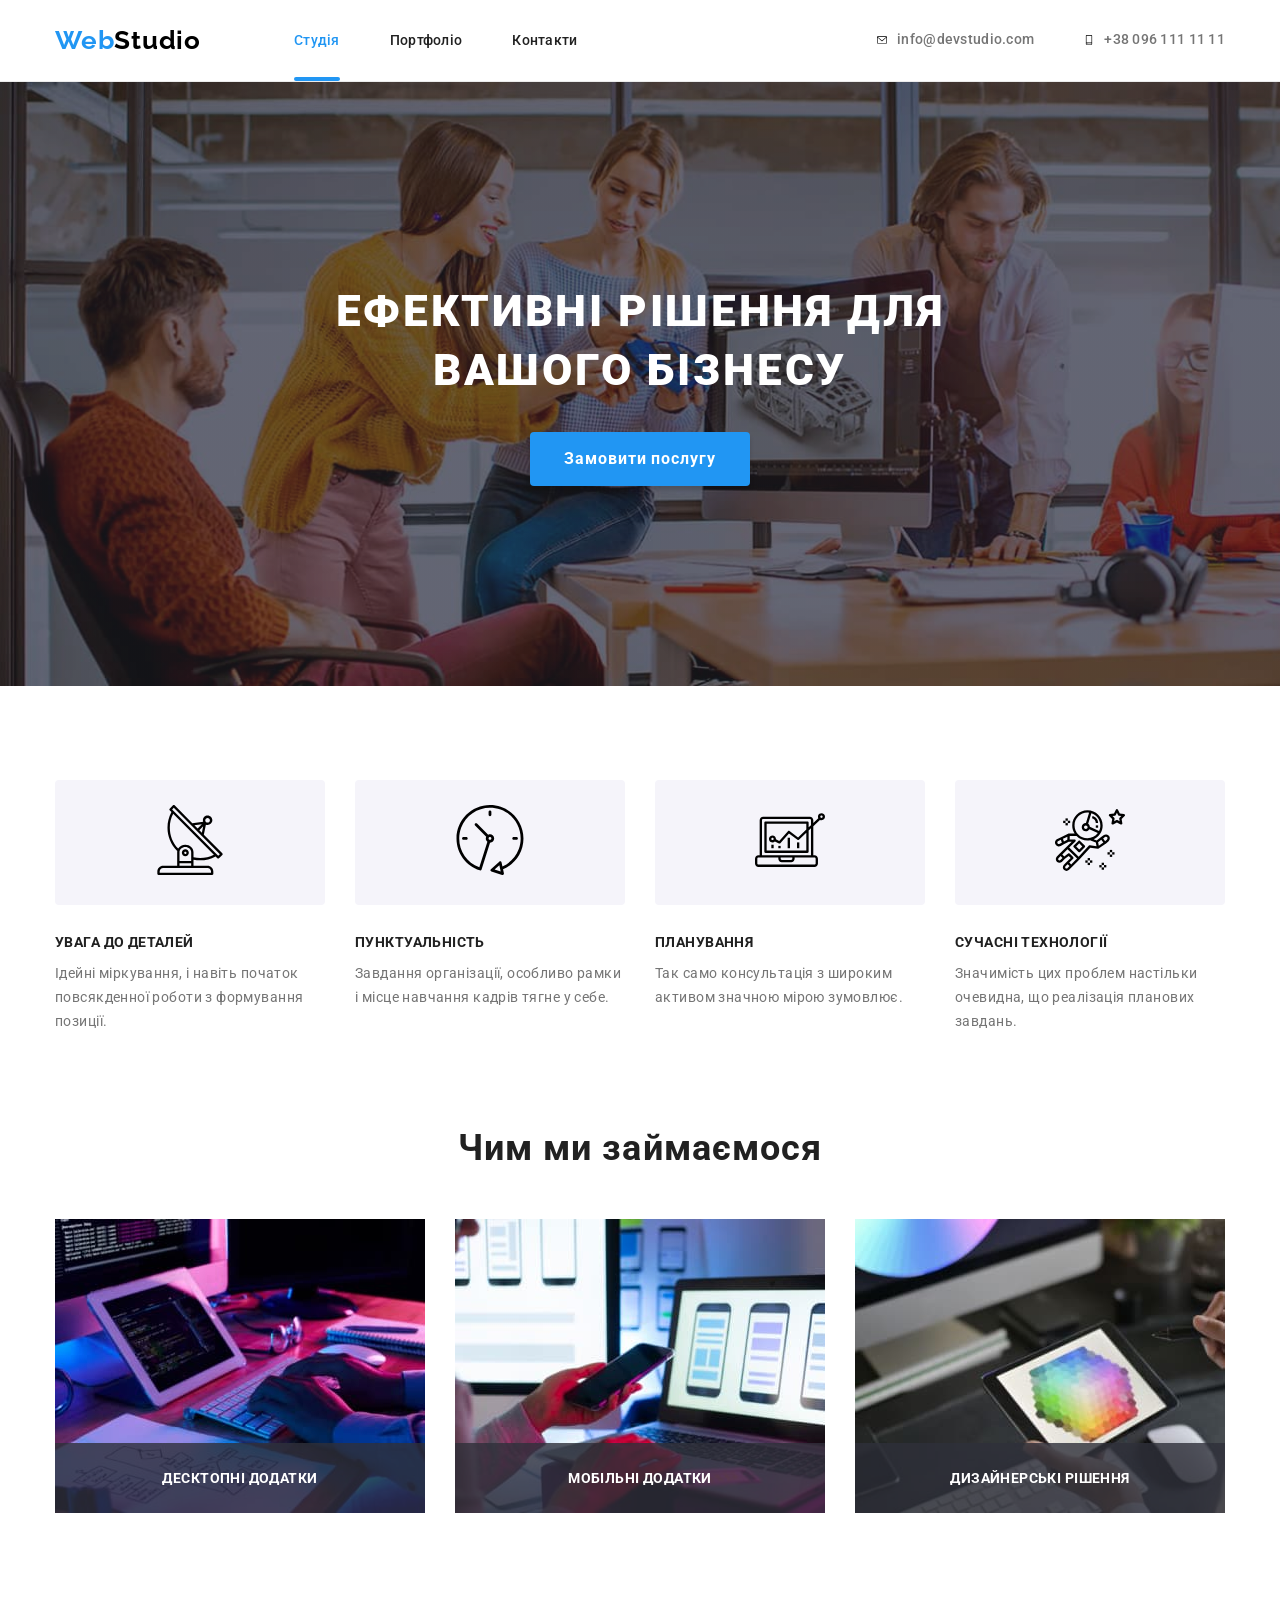
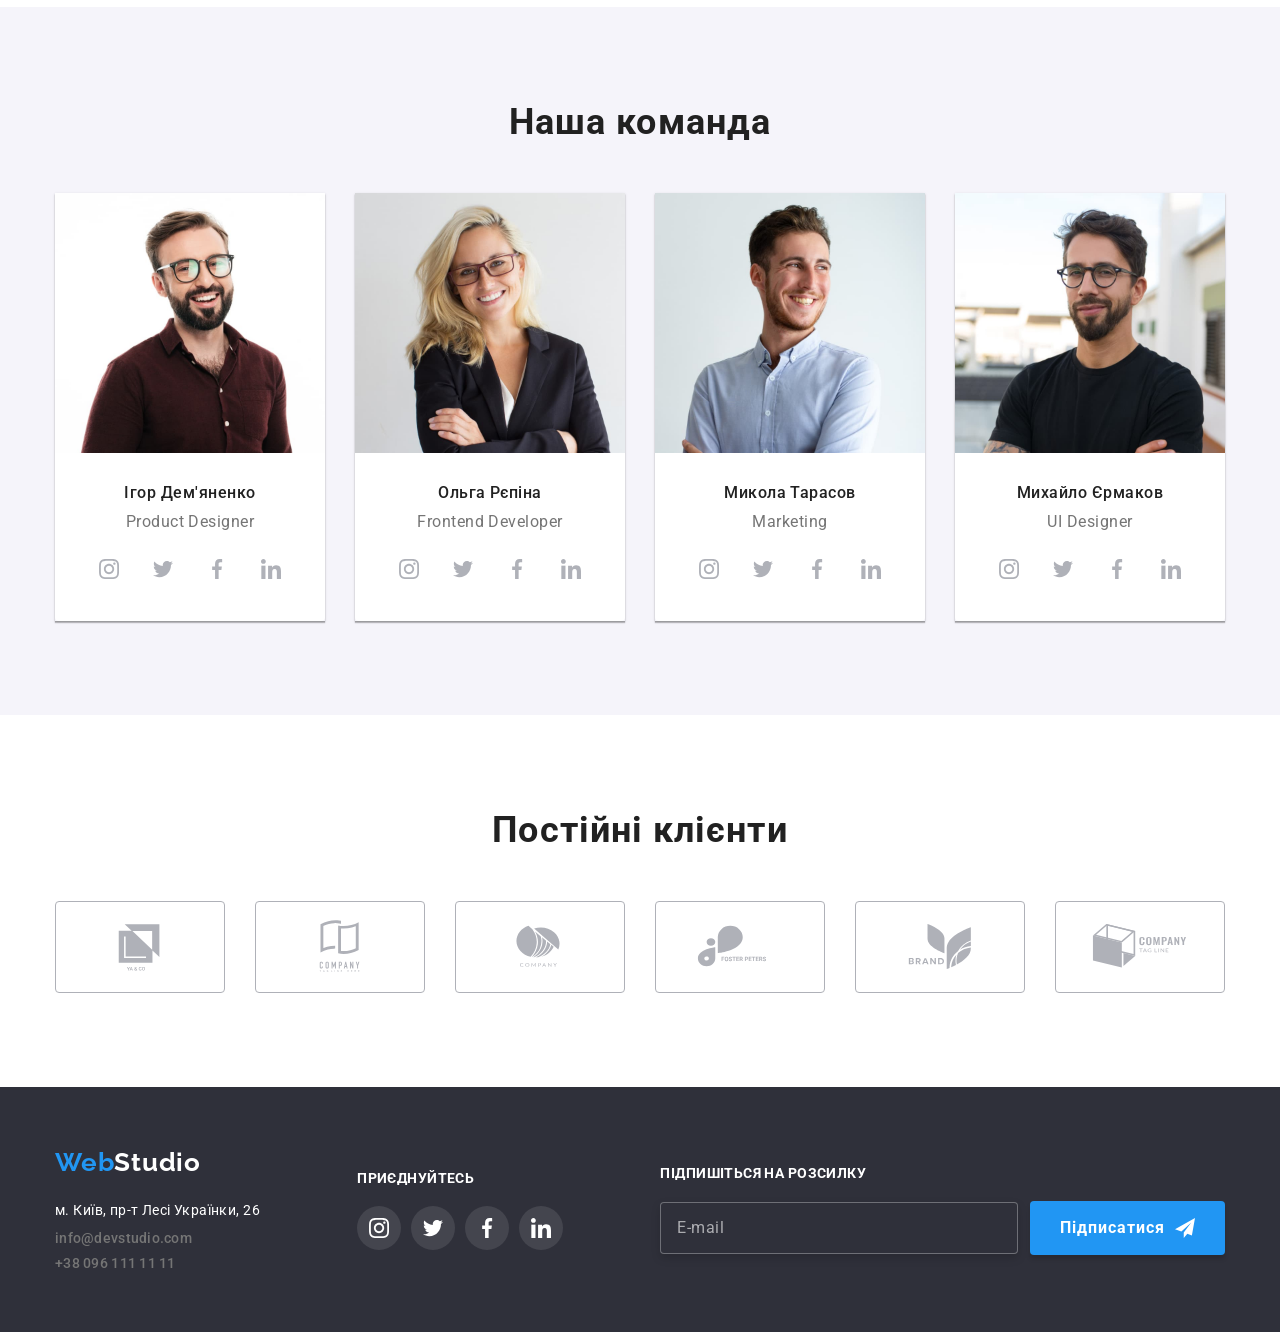
<file: index.htm>
<!DOCTYPE html>
<html lang="uk">
  <head>
    <meta charset="UTF-8" />
    <meta http-equiv="X-UA-Compatible" content="IE=edge" />
    <meta name="viewport" content="width=device-width, initial-scale=1.0" />
    <title>WebStudio</title>
    <link rel="preconnect" href="https://fonts.googleapis.com" />
    <link rel="preconnect" href="https://fonts.gstatic.com" crossorigin />
    <link
      href="https://fonts.googleapis.com/css2?family=Raleway:wght@700&family=Roboto:wght@400;500;700;900&display=swap"
      rel="stylesheet"
    />
    <link
      rel="stylesheet"
      href="https://cdnjs.cloudflare.com/ajax/libs/modern-normalize/1.1.0/modern-normalize.min.css"
      integrity="sha512-wpPYUAdjBVSE4KJnH1VR1HeZfpl1ub8YT/NKx4PuQ5NmX2tKuGu6U/JRp5y+Y8XG2tV+wKQpNHVUX03MfMFn9Q=="
      crossorigin="anonymous"
      referrerpolicy="no-referrer"
    />
    <link rel="stylesheet" href="./css/main.min.css" />
  </head>
  <body>
    <!-- ========== Heder ========== -->
    <header class="page-header">
      <div class="container page-header__container">
        <nav class="page-nav">
          <a class="link logo" href="./index.htm"
            >Web<span class="logo__text logo__text_color">Studio</span></a
          >
          <ul class="menu list">
            <li class="menu__item">
              <a class="menu__link menu__link_current link" href="./index.htm"
                >Студія</a
              >
            </li>
            <li class="menu__item">
              <a class="menu__link link" href="./portfolio.htm">Портфоліо</a>
            </li>
            <li class="menu__item">
              <a class="menu__link link" href="">Контакти</a>
            </li>
          </ul>
        </nav>
        <ul class="list contacts-list">
          <li class="contacts-list__item">
            <a
              class="contacts-list__link link"
              href="mailto:info@devstudio.com"
            >
              <svg class="contacts-list__icon" width="10" height="16">
                <use href="./images/sprite.svg#icon-envelope"></use>
              </svg>
              info@devstudio.com</a
            >
          </li>
          <li class="contacts-list__item">
            <a class="contacts-list__link link" href="tel:+380961111111">
              <svg class="contacts-list__icon" width="10" height="16">
                <use href="./images/sprite.svg#icon-smartphone"></use>
              </svg>
              +38 096 111 11 11</a
            >
          </li>
        </ul>
      </div>
    </header>
    <main>
      <!-- ========== Hero ========== -->
      <section class="hero section">
        <div class="cotainer">
          <h1 class="main-title">
            Ефективні рішення для <br />
            вашого бізнесу
          </h1>
          <button class="modal-btn" type="button" data-modal-open>
            Замовити послугу
          </button>
        </div>
      </section>
      <!-- ========== Features ========== -->
      <section class="section">
        <div class="container">
          <h2 class="visually-hidden">Особливості</h2>
          <ul class="list features-list">
            <li class="features-list__item">
              <div class="features-list__icon">
                <svg
                  class="features-list__icon-antenna"
                  width="70px"
                  height="70px"
                >
                  <use href="./images/sprite.svg#icon-antenna"></use>
                </svg>
              </div>
              <h3 class="features-list__subtitle text-color-theme-light">
                УВАГА ДО ДЕТАЛЕЙ
              </h3>
              <p class="features-list__text">
                Ідейні міркування, і навіть початок повсякденної роботи з
                формування позиції.
              </p>
            </li>
            <li class="features-list__item">
              <div class="features-list__icon">
                <svg
                  class="features-list__icon-clock"
                  width="70px"
                  height="70px"
                >
                  <use href="./images/sprite.svg#icon-clock"></use>
                </svg>
              </div>
              <h3 class="features-list__subtitle text-color-theme-light">
                ПУНКТУАЛЬНІСТЬ
              </h3>
              <p class="features-list__text">
                Завдання організації, особливо рамки і місце навчання кадрів
                тягне у себе.
              </p>
            </li>
            <li class="features-list__item">
              <div class="features-list__icon">
                <svg
                  class="features-list__icon-diagram"
                  width="70px"
                  height="70px"
                >
                  <use href="./images/sprite.svg#icon-diagram"></use>
                </svg>
              </div>
              <h3 class="features-list__subtitle text-color-theme-light">
                ПЛАНУВАННЯ
              </h3>
              <p class="features-list__text">
                Так само консультація з широким активом значною мірою зумовлює.
              </p>
            </li>
            <li class="features-list__item">
              <div class="features-list__icon">
                <svg
                  class="features-list__icon-astronaut"
                  width="70px"
                  height="70px"
                >
                  <use href="./images/sprite.svg#icon-astronaut"></use>
                </svg>
              </div>
              <h3 class="features-list__subtitle text-color-theme-light">
                СУЧАСНІ ТЕХНОЛОГІЇ
              </h3>
              <p class="features-list__text">
                Значимість цих проблем настільки очевидна, що реалізація
                планових завдань.
              </p>
            </li>
          </ul>
        </div>
      </section>
      <!-- ========== Work ========== -->
      <section class="work section">
        <div class="container">
          <h2 class="title text-color-theme-light">Чим ми займаємося</h2>
          <ul class="list flex-list">
            <li class="work-item">
              <img
                src="./images/main-page/img1.jpg"
                alt="Людина пише код на клавіатурі"
                width="370"
              />
              <p class="row-work">Десктопні додатки</p>
            </li>
            <li class="work-item">
              <img
                src="./images/main-page/img2.jpg"
                alt="Людина тестує верстку"
                width="370"
              />
              <p class="row-work">Мобільні додатки</p>
            </li>
            <li class="work-item">
              <img
                src="./images/main-page/img3.jpg"
                alt="Людина вибирає колір з палітри кольорів"
                width="370"
              />
              <p class="row-work">Дизайнерські рішення</p>
            </li>
          </ul>
        </div>
      </section>
      <!-- ========== Team ========== -->
      <section class="section section-team">
        <div class="container">
          <h2 class="title text-color-theme-light">Наша команда</h2>
          <ul class="list flex-list">
            <li class="team-item">
              <img
                src="./images/main-page/img4.jpg"
                alt="Портрет ИІгор Дем'яненко"
                width="270"
              />
              <div class="team-card-content">
                <h3 class="team-subtitle text-color-theme-light">
                  Ігор Дем'яненко
                </h3>
                <p class="team-text" lang="en">Product Designer</p>
                <ul class="social-list list">
                  <li class="social-list-item">
                    <a href="" class="social-list-link">
                      <svg class="social-list-icon" width="20px" height="20px">
                        <use href="./images/sprite.svg#icon-instagram"></use>
                      </svg>
                    </a>
                  </li>
                  <li class="social-list-item">
                    <a href="" class="social-list-link">
                      <svg class="social-list-icon" width="20px" height="20px">
                        <use href="./images/sprite.svg#icon-twitter"></use>
                      </svg>
                    </a>
                  </li>
                  <li class="social-list-item">
                    <a href="" class="social-list-link">
                      <svg class="social-list-icon" width="20px" height="20px">
                        <use href="./images/sprite.svg#icon-facebook"></use>
                      </svg>
                    </a>
                  </li>
                  <li class="social-list-item">
                    <a href="" class="social-list-link">
                      <svg class="social-list-icon" width="20px" height="20px">
                        <use href="./images/sprite.svg#icon-linkedin"></use>
                      </svg>
                    </a>
                  </li>
                </ul>
              </div>
            </li>
            <li class="team-item">
              <img
                src="./images/main-page/img5.jpg"
                alt="Портрет Ольга Рєпіна"
                width="270"
              />
              <div class="team-card-content">
                <h3 class="team-subtitle text-color-theme-light">
                  Ольга Рєпіна
                </h3>
                <p class="team-text" lang="en">Frontend Developer</p>
                <ul class="social-list list">
                  <li class="social-list-item">
                    <a href="" class="social-list-link">
                      <svg class="social-list-icon" width="20px" height="20px">
                        <use href="./images/sprite.svg#icon-instagram"></use>
                      </svg>
                    </a>
                  </li>
                  <li class="social-list-item">
                    <a href="" class="social-list-link">
                      <svg class="social-list-icon" width="20px" height="20px">
                        <use href="./images/sprite.svg#icon-twitter"></use>
                      </svg>
                    </a>
                  </li>
                  <li class="social-list-item">
                    <a href="" class="social-list-link">
                      <svg class="social-list-icon" width="20px" height="20px">
                        <use href="./images/sprite.svg#icon-facebook"></use>
                      </svg>
                    </a>
                  </li>
                  <li class="social-list-item">
                    <a href="" class="social-list-link">
                      <svg class="social-list-icon" width="20px" height="20px">
                        <use href="./images/sprite.svg#icon-linkedin"></use>
                      </svg>
                    </a>
                  </li>
                </ul>
              </div>
            </li>
            <li class="team-item">
              <img
                src="./images/main-page/img6.jpg"
                alt="Портрет Микола Тарасов"
                width="270"
              />
              <div class="team-card-content">
                <h3 class="team-subtitle text-color-theme-light">
                  Микола Тарасов
                </h3>
                <p class="team-text" lang="en">Marketing</p>
                <ul class="social-list list">
                  <li class="social-list-item">
                    <a href="" class="social-list-link">
                      <svg class="social-list-icon" width="20px" height="20px">
                        <use href="./images/sprite.svg#icon-instagram"></use>
                      </svg>
                    </a>
                  </li>
                  <li class="social-list-item">
                    <a href="" class="social-list-link">
                      <svg class="social-list-icon" width="20px" height="20px">
                        <use href="./images/sprite.svg#icon-twitter"></use>
                      </svg>
                    </a>
                  </li>
                  <li class="social-list-item">
                    <a href="" class="social-list-link">
                      <svg class="social-list-icon" width="20px" height="20px">
                        <use href="./images/sprite.svg#icon-facebook"></use>
                      </svg>
                    </a>
                  </li>
                  <li class="social-list-item">
                    <a href="" class="social-list-link">
                      <svg class="social-list-icon" width="20px" height="20px">
                        <use href="./images/sprite.svg#icon-linkedin"></use>
                      </svg>
                    </a>
                  </li>
                </ul>
              </div>
            </li>
            <li class="team-item">
              <img
                src="./images/main-page/img7.jpg"
                alt="Портрет Михайло Єрмаков"
                width="270"
              />
              <div class="team-card-content">
                <h3 class="team-subtitle text-color-theme-light">
                  Михайло Єрмаков
                </h3>
                <p class="team-text" lang="en">UI Designer</p>
                <ul class="social-list list">
                  <li class="social-list-item">
                    <a href="" class="social-list-link">
                      <svg class="social-list-icon" width="20px" height="20px">
                        <use href="./images/sprite.svg#icon-instagram"></use>
                      </svg>
                    </a>
                  </li>
                  <li class="social-list-item">
                    <a href="" class="social-list-link">
                      <svg class="social-list-icon" width="20px" height="20px">
                        <use href="./images/sprite.svg#icon-twitter"></use>
                      </svg>
                    </a>
                  </li>
                  <li class="social-list-item">
                    <a href="" class="social-list-link">
                      <svg class="social-list-icon" width="20px" height="20px">
                        <use href="./images/sprite.svg#icon-facebook"></use>
                      </svg>
                    </a>
                  </li>
                  <li class="social-list-item">
                    <a href="" class="social-list-link">
                      <svg class="social-list-icon" width="20px" height="20px">
                        <use href="./images/sprite.svg#icon-linkedin"></use>
                      </svg>
                    </a>
                  </li>
                </ul>
              </div>
            </li>
          </ul>
        </div>
      </section>
      <!-- ========== Clients ========== -->
      <section class="section">
        <div class="container">
          <h2 class="title text-color-theme-light">Постійні клієнти</h2>
          <ul class="clients list">
            <li class="client-list">
              <a href="" class="client-list-link">
                <svg class="client-list-icon" width="106px" height="60px">
                  <use href="./images/sprite.svg#icon-company1"></use>
                </svg>
              </a>
            </li>
            <li class="client-list">
              <a href="" class="client-list-link">
                <svg class="client-list-icon" width="106px" height="60px">
                  <use href="./images/sprite.svg#icon-company2"></use>
                </svg>
              </a>
            </li>
            <li class="client-list">
              <a href="" class="client-list-link">
                <svg class="client-list-icon" width="106px" height="60px">
                  <use href="./images/sprite.svg#icon-company3"></use>
                </svg>
              </a>
            </li>
            <li class="client-list">
              <a href="" class="client-list-link">
                <svg class="client-list-icon" width="106px" height="60px">
                  <use href="./images/sprite.svg#icon-company4"></use>
                </svg>
              </a>
            </li>
            <li class="client-list">
              <a href="" class="client-list-link">
                <svg class="client-list-icon" width="106px" height="60px">
                  <use href="./images/sprite.svg#icon-company5"></use>
                </svg>
              </a>
            </li>
            <li class="client-list">
              <a href="" class="client-list-link">
                <svg class="client-list-icon" width="106px" height="60px">
                  <use href="./images/sprite.svg#icon-company6"></use>
                </svg>
              </a>
            </li>
          </ul>
        </div>
      </section>
    </main>
    <!-- ========== Footer ========== -->
    <footer class="footer">
      <div class="container footer__container">
        <div class="footer-wrap">
          <a class="link logo footer__logo" href="index.htm"
            >Web<span class="logo__text logo__text_color_footer"
              >Studio</span
            ></a
          >
          <address class="address">
            <ul class="list">
              <li class="address__item">
                <a
                  class="link address__link"
                  href="https://goo.gl/maps/fsub52RNhxcqtSha8"
                  target="_blank"
                  rel="noopener noreferrer"
                >
                  м. Київ, пр-т Лесі Українки, 26</a
                >
              </li>
              <li class="contacts-list footer__contacts-list">
                <a
                  class="contacts-list__link link contacts-list__link_color_footer"
                  href="mailto:info@devstudio.com"
                  >info@devstudio.com</a
                >
              </li>
              <li class="contacts-list footer__contacts-list">
                <a
                  class="contacts-list__link link contacts-list__link_color_footer"
                  href="tel:+380961111111"
                  >+38 096 111 11 11</a
                >
              </li>
            </ul>
          </address>
        </div>
        <div>
          <p class="footer-text">Приєднуйтесь</p>
          <ul class="list footer-social-list">
            <li class="footer-social-item">
              <a href="" class="footer-icon-link">
                <svg class="footer-social-link-icon" width="20px" height="20px">
                  <use href="./images/sprite.svg#icon-instagram"></use>
                </svg>
              </a>
            </li>
            <li class="footer-social-item">
              <a href="" class="footer-icon-link">
                <svg class="footer-social-link-icon" width="20px" height="20px">
                  <use href="./images/sprite.svg#icon-twitter"></use>
                </svg>
              </a>
            </li>
            <li class="footer-social-item">
              <a href="" class="footer-icon-link">
                <svg class="footer-social-link-icon" width="20px" height="20px">
                  <use href="./images/sprite.svg#icon-facebook"></use>
                </svg>
              </a>
            </li>
            <li class="footer-social-item">
              <a href="" class="footer-icon-link">
                <svg class="footer-social-link-icon" width="20px" height="20px">
                  <use href="./images/sprite.svg#icon-linkedin"></use>
                </svg>
              </a>
            </li>
          </ul>
        </div>
        <div class="footer-mailing">
          <p class="footer-text">Підпишіться на розсилку</p>
          <form class="footer-form">
            <label>
              <input
                class="footer-form-input"
                type="email"
                name="email"
                placeholder="E-mail"
                pattern="[a-z0-9._%+-]+@[a-z0-9.-]+\.[a-z]{2,4}$"
                title="example@gmail.com"
              />
            </label>
            <button type="submit" class="footer-form-btn">
              <span> Підписатися </span>
              <svg class="footer-social-link-icon" width="20px" height="20px">
                <use href="./images/sprite.svg#icon-telegram"></use>
              </svg>
            </button>
          </form>
        </div>
      </div>
    </footer>
    <!-- ========== modal window ========== -->
    <div class="backdrop is-hidden" data-modal>
      <div class="modal">
        <button type="button" class="modal-close-btn" data-modal-close>
          <svg class="modal-close-btn-icon" width="18" height="18">
            <use href="./images/sprite.svg#close-modal"></use>
          </svg>
        </button>
        <p class="modal-text">Залиште свої дані, ми вам передзвонимо</p>
        <form class="modal-form">
          <label class="modal-form-field">
            <span class="label-text">Ім'я</span>
            <span class="modal-form-input-wrapper">
              <input
                type="text"
                name="user_name"
                class="modal-form-input"
                required
                pattern="[a-zA-Zа-яА-Я]+"
                minlength="2"
              />

              <svg class="modal-form-input-icon" width="18" height="18">
                <use href="./images/sprite.svg#icon-person"></use>
              </svg>
            </span>
          </label>
          <label class="modal-form-field">
            <span class="label-text">Телефон</span>
            <span class="modal-form-input-wrapper">
              <input
                type="tel"
                name="user_phone"
                class="modal-form-input"
                required
                pattern="[0-9]{3}-[0-9]{3}-[0-9]{2}-[0-9]{2}"
                title="xxx-xxx-xx-xx"
              />
              <svg class="modal-form-input-icon" width="18" height="18">
                <use href="./images/sprite.svg#icon-phone"></use>
              </svg>
            </span>
          </label>
          <label class="modal-form-field">
            <span class="label-text">Пошта</span>
            <span class="modal-form-input-wrapper">
              <input
                type="email"
                name="user_email"
                class="modal-form-input"
                pattern="[a-z0-9._%+-]+@[a-z0-9.-]+\.[a-z]{2,4}$"
                title="example@gmail.com"
              />
              <svg class="modal-form-input-icon" width="18" height="18">
                <use href="./images/sprite.svg#icon-email"></use>
              </svg>
            </span>
          </label>
          <label class="modal-form-field">
            <span class="label-text">Коментар</span>
            <textarea
              name="user_messager"
              class="modal-form-message"
              placeholder="Введіть текст"
            ></textarea>
          </label>

          <label class="modal-form-check-desc">
            <input
              type="checkbox"
              name="user_policy"
              class="modal-form-check visually-hidden"
            />
            <svg class="modal-form-check-icon" width="16" height="15">
              <use href="./images/sprite.svg#icon-check"></use>
            </svg>
            <span class="user-policy-text"
              >Погоджуюся з розсилкою та приймаю&nbsp;
            </span>
            <a href="" class="link-user-policy">Умови договору</a>
          </label>
          <button type="submit" class="modal-form-submit">Відправити</button>
        </form>
      </div>
    </div>

    <script src="./js/modal.js"></script>
  </body>
</html>
</file>
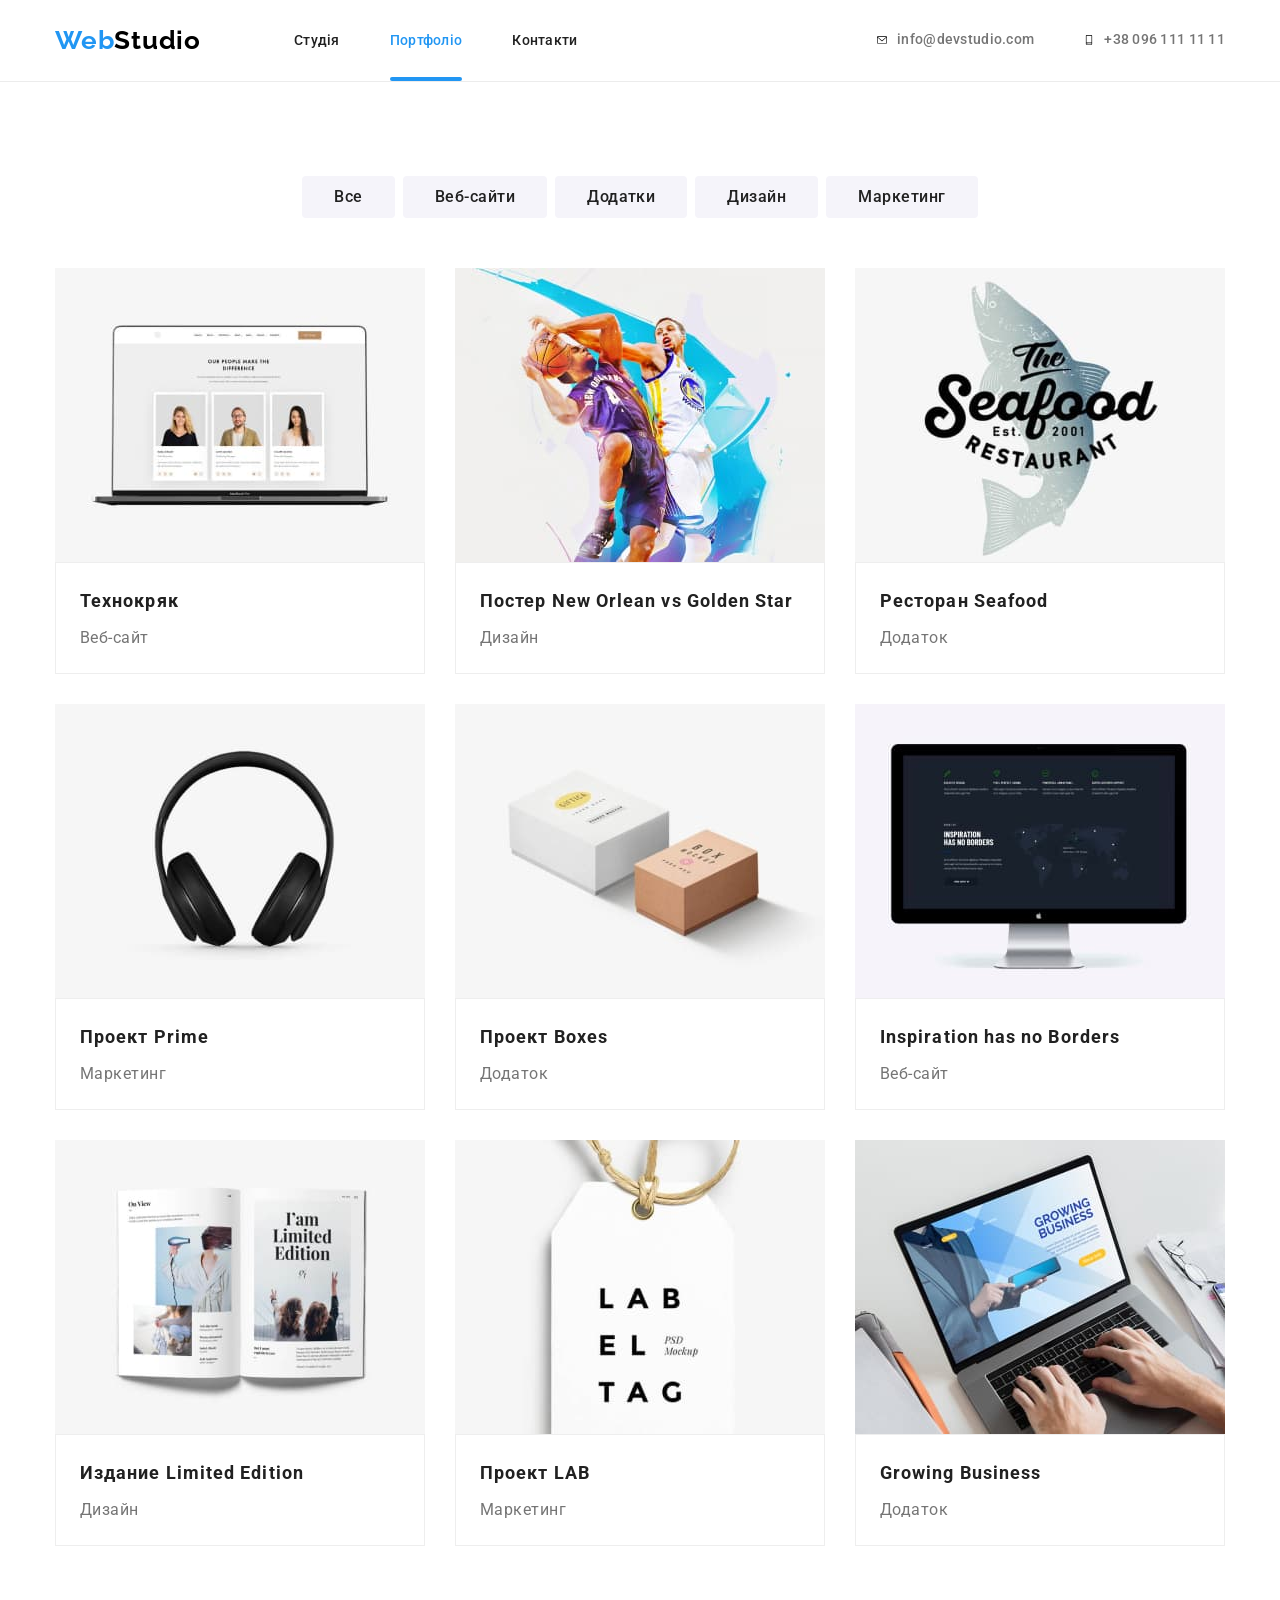
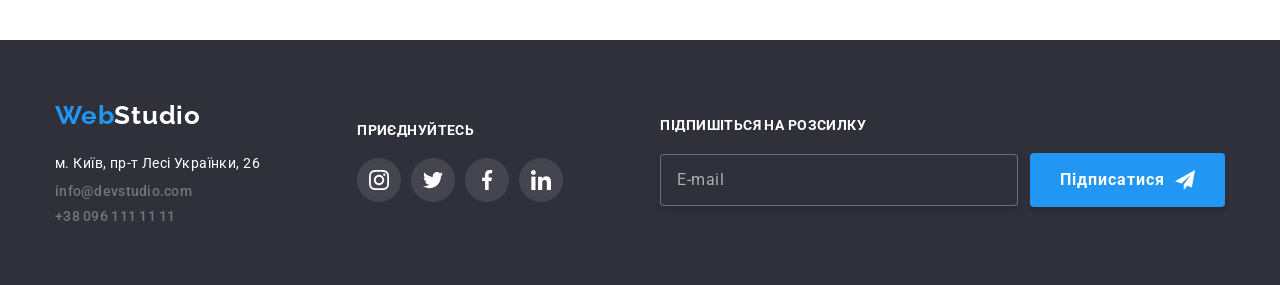
<file: portfolio.htm>
<!DOCTYPE html>
<html lang="uk">
  <head>
    <meta charset="UTF-8" />
    <meta http-equiv="X-UA-Compatible" content="IE=edge" />
    <meta name="viewport" content="width=device-width, initial-scale=1.0" />
    <title>WebStudio</title>
    <link rel="preconnect" href="https://fonts.googleapis.com" />
    <link rel="preconnect" href="https://fonts.gstatic.com" crossorigin />
    <link
      href="https://fonts.googleapis.com/css2?family=Raleway:wght@700&family=Roboto:wght@400;500;700;900&display=swap"
      rel="stylesheet"
    />
    <link
      rel="stylesheet"
      href="https://cdnjs.cloudflare.com/ajax/libs/modern-normalize/1.1.0/modern-normalize.min.css"
      integrity="sha512-wpPYUAdjBVSE4KJnH1VR1HeZfpl1ub8YT/NKx4PuQ5NmX2tKuGu6U/JRp5y+Y8XG2tV+wKQpNHVUX03MfMFn9Q=="
      crossorigin="anonymous"
      referrerpolicy="no-referrer"
    />
    <link rel="stylesheet" href="./css/main.min.css" />
  </head>
  <body>
    <!-- ========== Heder ========== -->
    <header class="page-header">
      <div class="container page-header__container">
        <nav class="page-nav">
          <a class="link logo" href="./index.htm"
            >Web<span class="logo__text logo__text_color">Studio</span></a
          >
          <ul class="menu list">
            <li class="menu__item">
              <a class="menu__link link" href="./index.htm">Студія</a>
            </li>
            <li class="menu__item">
              <a
                class="menu__link menu__link_current link"
                href="./portfolio.htm"
                >Портфоліо</a
              >
            </li>
            <li class="menu__item">
              <a class="menu__link link" href="">Контакти</a>
            </li>
          </ul>
        </nav>
        <ul class="list contacts-list">
          <li class="contacts-list__item">
            <a
              class="contacts-list__link link"
              href="mailto:info@devstudio.com"
            >
              <svg class="contacts-list__icon" width="10" height="16">
                <use href="./images/sprite.svg#icon-envelope"></use>
              </svg>
              info@devstudio.com</a
            >
          </li>
          <li class="contacts-list__item">
            <a class="contacts-list__link link" href="tel:+380961111111">
              <svg class="contacts-list__icon" width="10" height="16">
                <use href="./images/sprite.svg#icon-smartphone"></use>
              </svg>
              +38 096 111 11 11</a
            >
          </li>
        </ul>
      </div>
    </header>
    <main>
      <!-- ========== Portfolio ==========-->
      <section class="section">
        <div class="container">
          <h1 class="portfolio-title visually-hidden">Портфоліо</h1>
          <ul class="list list-button">
            <li class="button-item">
              <button class="text-color-theme-light filter-btn" type="button">
                Все
              </button>
            </li>
            <li class="button-item">
              <button class="text-color-theme-light filter-btn" type="button">
                Веб-сайти
              </button>
            </li>
            <li class="button-item">
              <button class="text-color-theme-light filter-btn" type="button">
                Додатки
              </button>
            </li>
            <li class="button-item">
              <button class="text-color-theme-light filter-btn" type="button">
                Дизайн
              </button>
            </li>
            <li class="button-item">
              <button class="text-color-theme-light filter-btn" type="button">
                Маркетинг
              </button>
            </li>
          </ul>
          <ul class="list img-list">
            <li class="img-item">
              <a href="" class="img-link link">
                <div class="img-item-wrapper">
                  <img
                    src="./images/portfolio/website1.jpg"
                    alt="Сайт на мониторе ноутбука"
                    width="370"
                    height="294"
                  />
                  <p class="overlay">
                    Ресурс пропонує комплексні пропозиції з різним рівнем
                    функціоналу та сервісів. Все це дозволить відвідувачу
                    отримати вичерпні відомості про компанію чи приватну особу.
                  </p>
                </div>

                <div class="gallery-card">
                  <h2 class="gallery-subtitle text-color-theme-light">
                    Технокряк
                  </h2>
                  <p class="gallery-text">Веб-сайт</p>
                </div>
              </a>
            </li>
            <li class="img-item">
              <a href="" class="link img-link">
                <div class="img-item-wrapper">
                  <img
                    src="./images/portfolio/design1.jpg"
                    alt="Два баскетболиста"
                    width="370"
                    height="294"
                  />
                  <p class="overlay">
                    Ресурс пропонує комплексні пропозиції з різним рівнем
                    функціоналу та сервісів. Все це дозволить відвідувачу
                    отримати вичерпні відомості про компанію чи приватну особу.
                  </p>
                </div>

                <div class="gallery-card">
                  <h2 class="gallery-subtitle text-color-theme-light">
                    Постер <span lang="en">New Orlean vs Golden Star</span>
                  </h2>
                  <p class="gallery-text">Дизайн</p>
                </div>
              </a>
            </li>
            <li class="img-item">
              <a href="" class="link img-link">
                <div class="img-item-wrapper">
                  <img
                    src="./images/portfolio/application1.jpg"
                    alt="Ємблема ресторана"
                    width="370"
                    height="294"
                  />
                  <p class="overlay">
                    Ресурс пропонує комплексні пропозиції з різним рівнем
                    функціоналу та сервісів. Все це дозволить відвідувачу
                    отримати вичерпні відомості про компанію чи приватну особу.
                  </p>
                </div>

                <div class="gallery-card">
                  <h2 class="gallery-subtitle text-color-theme-light">
                    Ресторан <span lang="en">Seafood</span>
                  </h2>
                  <p class="gallery-text">Додаток</p>
                </div>
              </a>
            </li>
            <li class="img-item">
              <a href="" class="link img-link">
                <div class="img-item-wrapper">
                  <img
                    src="./images/portfolio/marketing1.jpg"
                    alt="Наушники"
                    width="370"
                    height="294"
                  />
                  <p class="overlay">
                    Ресурс пропонує комплексні пропозиції з різним рівнем
                    функціоналу та сервісів. Все це дозволить відвідувачу
                    отримати вичерпні відомості про компанію чи приватну особу.
                  </p>
                </div>

                <div class="gallery-card">
                  <h2 class="gallery-subtitle text-color-theme-light">
                    Проект <span lang="en">Prime</span>
                  </h2>
                  <p class="gallery-text">Маркетинг</p>
                </div>
              </a>
            </li>
            <li class="img-item">
              <a href="" class="link img-link">
                <div class="img-item-wrapper">
                  <img
                    src="./images/portfolio/application2.jpg"
                    alt="Два бокса"
                    width="370"
                    height="294"
                  />
                  <p class="overlay">
                    Ресурс пропонує комплексні пропозиції з різним рівнем
                    функціоналу та сервісів. Все це дозволить відвідувачу
                    отримати вичерпні відомості про компанію чи приватну особу.
                  </p>
                </div>

                <div class="gallery-card">
                  <h2 class="gallery-subtitle text-color-theme-light">
                    Проект <span lang="en">Boxes</span>
                  </h2>
                  <p class="gallery-text">Додаток</p>
                </div>
              </a>
            </li>
            <li class="img-item">
              <a href="" class="link img-link">
                <div class="img-item-wrapper">
                  <img
                    src="./images/portfolio/website2.jpg"
                    alt="Монитор"
                    width="370"
                    height="294"
                  />
                  <p class="overlay">
                    Ресурс пропонує комплексні пропозиції з різним рівнем
                    функціоналу та сервісів. Все це дозволить відвідувачу
                    отримати вичерпні відомості про компанію чи приватну особу.
                  </p>
                </div>

                <div class="gallery-card">
                  <h2 class="gallery-subtitle text-color-theme-light" lang="en">
                    Inspiration has no Borders
                  </h2>
                  <p class="gallery-text">Веб-сайт</p>
                </div>
              </a>
            </li>
            <li class="img-item">
              <a href="" class="link img-link">
                <div class="img-item-wrapper">
                  <img
                    src="./images/portfolio/design2.jpg"
                    alt="Журнал"
                    width="370"
                    height="294"
                  />
                  <p class="overlay">
                    Ресурс пропонує комплексні пропозиції з різним рівнем
                    функціоналу та сервісів. Все це дозволить відвідувачу
                    отримати вичерпні відомості про компанію чи приватну особу.
                  </p>
                </div>

                <div class="gallery-card">
                  <h2 class="gallery-subtitle text-color-theme-light">
                    Издание <span lang="en">Limited Edition</span>
                  </h2>
                  <p class="gallery-text">Дизайн</p>
                </div>
              </a>
            </li>
            <li class="img-item">
              <a href="" class="link img-link">
                <div class="img-item-wrapper">
                  <img
                    src="./images/portfolio/marketing2.jpg"
                    alt="Визитка проекта"
                    width="370"
                    height="294"
                  />
                  <p class="overlay">
                    Ресурс пропонує комплексні пропозиції з різним рівнем
                    функціоналу та сервісів. Все це дозволить відвідувачу
                    отримати вичерпні відомості про компанію чи приватну особу.
                  </p>
                </div>

                <div class="gallery-card">
                  <h2 class="gallery-subtitle text-color-theme-light">
                    Проект <span lang="en">LAB</span>
                  </h2>
                  <p class="gallery-text">Маркетинг</p>
                </div>
              </a>
            </li>
            <li class="img-item">
              <a href="" class="link img-link">
                <div class="img-item-wrapper">
                  <img
                    src="./images/portfolio/application3.jpg"
                    alt="Человек работает на ноутбуке"
                    width="370"
                    height="294"
                  />
                  <p class="overlay">
                    Ресурс пропонує комплексні пропозиції з різним рівнем
                    функціоналу та сервісів. Все це дозволить відвідувачу
                    отримати вичерпні відомості про компанію чи приватну особу.
                  </p>
                </div>

                <div class="gallery-card">
                  <h2 class="gallery-subtitle text-color-theme-light" lang="en">
                    Growing Business
                  </h2>
                  <p class="gallery-text">Додаток</p>
                </div>
              </a>
            </li>
          </ul>
        </div>
      </section>
    </main>
    <!-- ========== Footer ========== -->
    <footer class="footer">
      <div class="container footer__container">
        <div class="footer-wrap">
          <a class="link logo footer__logo" href="index.htm"
            >Web<span class="logo__text logo__text_color_footer"
              >Studio</span
            ></a
          >
          <address class="address">
            <ul class="list">
              <li class="address__item">
                <a
                  class="link address__link"
                  href="https://goo.gl/maps/fsub52RNhxcqtSha8"
                  target="_blank"
                  rel="noopener noreferrer"
                >
                  м. Київ, пр-т Лесі Українки, 26</a
                >
              </li>
              <li class="contacts-list footer__contacts-list">
                <a
                  class="contacts-list__link link contacts-list__link_color_footer"
                  href="mailto:info@devstudio.com"
                  >info@devstudio.com</a
                >
              </li>
              <li class="contacts-list footer__contacts-list">
                <a
                  class="contacts-list__link link contacts-list__link_color_footer"
                  href="tel:+380961111111"
                  >+38 096 111 11 11</a
                >
              </li>
            </ul>
          </address>
        </div>
        <div>
          <p class="footer-text">Приєднуйтесь</p>
          <ul class="list footer-social-list">
            <li class="footer-social-item">
              <a href="" class="footer-icon-link">
                <svg class="footer-social-link-icon" width="20px" height="20px">
                  <use href="./images/sprite.svg#icon-instagram"></use>
                </svg>
              </a>
            </li>
            <li class="footer-social-item">
              <a href="" class="footer-icon-link">
                <svg class="footer-social-link-icon" width="20px" height="20px">
                  <use href="./images/sprite.svg#icon-twitter"></use>
                </svg>
              </a>
            </li>
            <li class="footer-social-item">
              <a href="" class="footer-icon-link">
                <svg class="footer-social-link-icon" width="20px" height="20px">
                  <use href="./images/sprite.svg#icon-facebook"></use>
                </svg>
              </a>
            </li>
            <li class="footer-social-item">
              <a href="" class="footer-icon-link">
                <svg class="footer-social-link-icon" width="20px" height="20px">
                  <use href="./images/sprite.svg#icon-linkedin"></use>
                </svg>
              </a>
            </li>
          </ul>
        </div>
        <div class="footer-mailing">
          <p class="footer-text">Підпишіться на розсилку</p>
          <form class="footer-form">
            <label>
              <input
                class="footer-form-input"
                type="email"
                name="email"
                placeholder="E-mail"
                pattern="[a-z0-9._%+-]+@[a-z0-9.-]+\.[a-z]{2,4}$"
                title="example@gmail.com"
              />
            </label>
            <button type="submit" class="footer-form-btn">
              <span> Підписатися </span>
              <svg class="footer-social-link-icon" width="20px" height="20px">
                <use href="./images/sprite.svg#icon-telegram"></use>
              </svg>
            </button>
          </form>
        </div>
      </div>
    </footer>
  </body>
</html>
</file>
<file: css/main.min.css>
:root{--primary-font: "Roboto", sans-serif;--secondary-font: "Raleway", sans-serif;--primary-text-color-theme-dark: #ffffff;--primary-text-color-theme-light: #212121;--secondary-text-color-theme-light: #757575;--accent-color: #2196f3;--primary-color-logo: #2196f3;--color-logo-header: #000000;--color-logo-footer: #ffffff;--color-button: #2196f3;--color-button-accent: #188ce8;--color-container: #2f303a;--color-filter-btn: #f5f4fa;--color-filter-btn-accent: #2196f3;--contact-color: rgba(255, 255, 255, 0.6);--color-section-team: #f5f4fa;--card-color: #ffffff;--color-border-gallery: #eeeeee;--color-hero: #c4c4c4;--color-feature: #f5f4fa;--color-heder: #ffffff;--color-section: #ffffff;--color-border-heder: #ececec;--color-social-list-icon: #afb1b8;--color-bg-icon: #ffffff;--color-social-icon-hover: #ffffff;--color-social-icon-footer: #ffffff;--color-bg-social-icon-footer: rgba(255, 255, 255, 0.1);--color-border-client-list: #afb1b8;--color-client-list: #afb1b8;--transition-duration-and-func: 250ms cubic-bezier(0.4, 0, 0.2, 1);--background-color-overlay: rgba(33, 150, 243, 0.9);--color-bg-modal-form-check: #ffff}.visually-hidden{position:absolute;width:1px;height:1px;margin:-1px;border:0;padding:0;overflow:hidden;white-space:nowrap;clip-path:inset(100%);clip:rect(0 0 0 0)}.list{margin:0;padding:0;padding-left:0;list-style:none}.link{text-decoration:none}h1,h2,h3,h4,p{margin:0;padding:0}img{display:block;max-width:100%;height:auto}body{font-family:var(--primary-font);color:var(--secondary-text-color-theme-light)}.section{padding-top:94px;padding-bottom:94px;background-color:var(--color-section)}.container{width:1200px;margin-left:auto;margin-right:auto;padding-left:15px;padding-right:15px}.text-color-theme-light{color:var(--primary-text-color-theme-light)}.page-header__container{display:flex;align-items:center}.page-header{border-bottom:1px solid var(--color-border-heder);background-color:var(--color-heder)}.menu__link{display:flex;position:relative;padding-top:32px;padding-bottom:32px;font-weight:500;font-size:14px;line-height:1.19;letter-spacing:.02em;color:var(--primary-text-color-theme-light);transition:color var(--transition-duration-and-func)}.menu__link:hover,.menu__link:focus{color:var(--accent-color)}.contacts-list{display:flex;margin-left:auto}.contacts-list__item:not(:last-child){margin-right:50px}.contacts-list__link{display:flex;align-items:center;font-weight:500;font-size:14px;text-align:center;line-height:1.14;letter-spacing:.02em;color:var(--secondary-text-color-theme-light);transition:color var(--transition-duration-and-func)}.contacts-list__link:hover,.contacts-list__link:focus{color:var(--accent-color)}.contacts-list__icon{margin-right:10px;transition:fill var(--transition-duration-and-func)}.contacts-list__link:hover .contacts-list__icon,.contacts-list__link:focus .contacts-list__icon{fill:var(--accent-color)}.modal-btn{padding-top:10px;padding-bottom:10px;padding-left:32px;padding-right:32px;border-radius:4px;border-color:rgba(0,0,0,0);font-family:inherit;font-weight:700;font-size:16px;line-height:1.88;letter-spacing:.06em;background:var(--color-button);box-shadow:0px 4px 4px rgba(0,0,0,.15);transition:background var(--transition-duration-and-func),box-shadow var(--transition-duration-and-func),border-radius var(--transition-duration-and-func);color:var(--primary-text-color-theme-dark);cursor:pointer}.modal-btn:hover,.modal-btn:focus{background:var(--color-button-accent);box-shadow:0px 4px 4px rgba(0,0,0,.15);border-radius:4px}.main-title{margin-bottom:31px;font-weight:900;font-size:44px;line-height:1.36;letter-spacing:.06em;text-transform:uppercase;color:var(--primary-text-color-theme-dark)}.title{text-align:center;font-weight:700;margin-bottom:50px;font-size:36px;line-height:1.17;letter-spacing:.03em}.hero{padding-top:200px;padding-bottom:200px}.hero{text-align:center;max-width:1600px;margin-right:auto;margin-left:auto;background-image:linear-gradient(rgba(47, 48, 58, 0.4), rgba(47, 48, 58, 0.4)),url(../images/bg/bg-hero.jpg);background-size:cover;background-color:var(--color-hero)}.logo{font-family:var(--secondary-font);font-weight:700;font-size:26px;line-height:1.19;letter-spacing:.03em;color:var(--primary-color-logo)}.logo__text_color{color:var(--color-logo-header)}.page-nav{display:flex;align-items:center}.menu{display:flex;margin-left:93px}.menu__item:not(:last-child){margin-right:50px}.menu__link_current{color:var(--accent-color)}.menu__link_current::after{display:block;position:absolute;content:" ";bottom:0;left:0;width:100%;height:4px;background:var(--accent-color);border-radius:2px}.work{padding-top:0px}.row-work{position:absolute;left:0%;bottom:0%;width:100%;height:70px;padding-top:27px;padding-bottom:27px;font-weight:700;font-size:14px;line-height:16px;text-align:center;letter-spacing:.03em;text-transform:uppercase;color:var(--primary-text-color-theme-dark);background:rgba(47,48,58,.8)}.work-item{position:relative;flex-basis:calc((100% - 60px)/3)}.features-list{display:flex;flex-wrap:wrap;gap:30px}.flex-list{display:flex;flex-wrap:wrap;gap:30px}.features-list__item{flex-basis:calc((100% - 90px)/4)}.features-list__subtitle{margin-bottom:10px;font-weight:700;font-size:14px;line-height:1.14;letter-spacing:.03em;text-transform:uppercase}.features-list__icon{margin-bottom:30px;padding-top:25px;padding-bottom:25px;padding-right:100px;padding-left:100px;border-radius:4px;background-color:var(--color-feature)}.features-list__text{font-size:14px;line-height:24px;letter-spacing:.03em}.team-subtitle{margin-bottom:10px;font-size:16px;line-height:1.19;text-align:center;letter-spacing:.03em;font-weight:500}.team-card-content{padding-top:30px;padding-bottom:30px;border-radius:0px 0px 4px 4px;background:var(--card-color)}.section-team{background:var(--color-section-team)}.team-item{flex-basis:calc((100% - 90px)/4);box-shadow:0px 1px 3px rgba(0,0,0,.12),0px 1px 1px rgba(0,0,0,.14),0px 2px 1px rgba(0,0,0,.2)}.team-text{margin-bottom:16px;line-height:1.19;text-align:center;letter-spacing:.03em}.social-list{display:flex;justify-content:center;gap:10px}.social-list-link{display:flex;justify-content:center;align-items:center;width:44px;height:44px;border-radius:50%;background-color:var(--color-bg-icon);transition:background-color var(--transition-duration-and-func)}.social-list-link:hover,.social-list-link:focus{background-color:var(--accent-color)}.social-list-icon{fill:var(--color-social-list-icon);transition:fill var(--transition-duration-and-func)}.social-list-link:hover .social-list-icon,.social-list-link:focus .social-list-icon{fill:var(--color-social-icon-hover)}.clients{display:flex;flex-wrap:wrap;gap:30px}.client-list{flex-basis:calc((100% - 150px)/6)}.client-list-link{display:flex;justify-content:center;align-items:center;width:170px;height:92px;border-radius:4px;border:1px solid var(--color-border-client-list);transition:border-color var(--transition-duration-and-func),outline var(--transition-duration-and-func)}.client-list-link:hover,.client-list-link:focus{border-color:var(--accent-color);outline:1px var(--accent-color)}.client-list-icon{fill:var(--color-client-list);transition:fill var(--transition-duration-and-func)}.client-list-link:hover .client-list-icon,.client-list-link:focus .client-list-icon{fill:var(--accent-color)}.footer__container{display:flex;justify-content:space-between;align-items:center}.footer__contacts-list:not(:last-child){margin-bottom:9px}.footer-text{margin-bottom:20px;font-weight:700;font-size:14px;line-height:16px;letter-spacing:.03em;text-transform:uppercase;color:var(--primary-text-color-theme-dark)}.footer-social-list{display:flex;gap:10px;justify-content:center}.footer-icon-link{display:flex;justify-content:center;align-items:center;width:44px;height:44px;border-radius:50%;background-color:var(--color-bg-social-icon-footer);transition:background-color var(--transition-duration-and-func)}.footer-icon-link:hover,.footer-icon-link:focus{background-color:var(--accent-color)}.footer-social-link-icon{fill:var(--color-social-icon-footer)}.footer{padding-top:60px;padding-bottom:60px;background-color:var(--color-container)}.footer__logo{display:block;margin-bottom:20px}.logo__text_color_footer{color:var(--color-logo-footer)}.address__item:not(:last-child){margin-bottom:9px}.address__link{font-size:14px;line-height:24px;letter-spacing:.03em;color:var(--primary-text-color-theme-dark);transition:color var(--transition-duration-and-func)}.address__link:hover,.address__link:focus{color:var(--accent-color)}.address{font-style:normal}.ccontacts-list__link_color_footer{color:var(--contact-color)}.list-button{display:flex;justify-content:center;margin-bottom:50px}.button-item:not(:last-child){margin-right:8px}.filter-btn{padding-top:6px;padding-bottom:6px;padding-right:30px;padding-left:30px;border-radius:4px;border-color:rgba(0,0,0,0);cursor:pointer;font-family:inherit;font-weight:500;font-size:16px;line-height:1.63;text-align:center;letter-spacing:.03em;background:var(--color-filter-btn);transition:color var(--transition-duration-and-func),background var(--transition-duration-and-func),box-shadow var(--transition-duration-and-func),border-radius var(--transition-duration-and-func)}.filter-btn.filter-btn:hover,.filter-btn.filter-btn:focus{color:var(--primary-text-color-theme-dark);background:var(--color-filter-btn-accent);box-shadow:0px 3px 1px rgba(0,0,0,.1),0px 1px 2px rgba(0,0,0,.08),0px 2px 2px rgba(0,0,0,.12);border-radius:4px}.gallery-subtitle{margin-bottom:4px;font-weight:700;font-size:18px;line-height:2;letter-spacing:.06em}.gallery-text{line-height:1.88;letter-spacing:.03em;color:var(--secondary-text-color-theme-light)}.img-list{display:flex;flex-wrap:wrap;gap:30px}.overlay{position:absolute;left:0;top:0;width:100%;height:100%;transform:translate(0, 100%);transition:transform 500ms linear;padding-top:63px;padding-bottom:63px;padding-right:24px;padding-left:24px;font-size:18px;line-height:28px;letter-spacing:.03em;color:var(--primary-text-color-theme-dark);background-color:var(--background-color-overlay)}.img-link:hover .overlay,.img-link:focus .overlay{transform:translate(0, 0)}.img-item-wrapper{position:relative;overflow:hidden}.img-item{flex-basis:calc((100% - 60px)/3)}.img-link{display:block;transition:box-shadow var(--transition-duration-and-func)}.img-link:hover,.img-link:focus{box-shadow:0px 3px 1px rgba(0,0,0,.1),0px 1px 2px rgba(0,0,0,.08),0px 2px 2px rgba(0,0,0,.12)}.gallery-card{padding-top:20px;padding-bottom:20px;padding-right:24px;padding-left:24px;border:1px solid var(--color-border-gallery);background:var(--card-color)}.modal{position:absolute;top:50%;left:50%;transform:translate(-50%, -50%);padding-top:40px;padding-bottom:40px;padding-right:40px;padding-left:40px;width:528px;min-height:450px;background:#fff;opacity:1;box-shadow:0px 1px 3px rgba(0,0,0,.12),0px 1px 1px rgba(0,0,0,.14),0px 2px 1px rgba(0,0,0,.2);border-radius:4px}.modal-close-btn{position:absolute;top:10px;right:10px;display:flex;justify-content:center;align-items:center;width:30px;height:30px;padding:0;border-radius:50%;background-color:#fff;border:1px solid rgba(0,0,0,.1);transition:border-color var(--transition-duration-and-func)}.modal-close-btn:hover,.modal-close-btn:focus{border-color:var(--accent-color)}.modal-close-btn-icon{fill:#000;transition:fill var(--transition-duration-and-func)}.modal-close-btn:hover .modal-close-btn-icon,.modal-close-btn:focus .modal-close-btn-icon{fill:var(--accent-color)}.backdrop{position:fixed;top:0;left:0;z-index:100;width:100%;height:100%;background-color:rgba(0,0,0,.2);transition:opacity var(--transition-duration-and-func),visibility var(--transition-duration-and-func)}.is-hidden{opacity:0;visibility:hidden;pointer-events:none}.footer-form{display:flex;align-items:center;gap:12px}.footer-form-input{padding-top:15px;padding-bottom:15px;padding-left:16px;width:358px;border:1px solid rgba(255,255,255,.3);border-radius:4px;line-height:20px;letter-spacing:.03em;color:var(--primary-text-color-theme-dark);background-color:var(--color-container);filter:drop-shadow(0px 4px 4px rgba(0, 0, 0, 0.15));transition:border-color var(--transition-duration-and-func)}.footer-form-input::placeholder{line-height:20px;letter-spacing:.03em;color:rgba(255,255,255,.6)}.footer-form-input:focus{outline:none;border-color:var(--accent-color)}.footer-form-btn{display:flex;align-items:center;gap:10px;padding-top:10px;padding-bottom:10px;padding-left:28px;padding-right:28px;font-family:inherit;font-weight:700;font-size:16px;line-height:30px;letter-spacing:.06em;background:var(--color-button);box-shadow:0px 4px 4px rgba(0,0,0,.15);border-radius:4px;border-color:rgba(0,0,0,0);transition:background var(--transition-duration-and-func),box-shadow var(--transition-duration-and-func),border-radius var(--transition-duration-and-func);color:var(--primary-text-color-theme-dark);cursor:pointer}.footer-form-btn:hover,.footer-form-btn:focus{background:var(--color-button-accent);box-shadow:0px 4px 4px rgba(0,0,0,.15);border-radius:4px}.modal-text{margin-bottom:12px;font-weight:700;font-size:20px;line-height:23px;text-align:center;letter-spacing:.03em;color:var(--primary-text-color-theme-light)}.modal-form{display:flex;flex-direction:column}.modal-form-input{width:100%;padding:11px 12px;padding-left:42px;border:1px solid rgba(33,33,33,.2);border-radius:4px;outline:none;transition:border-color var(--transition-duration-and-func)}.modal-form-field{margin-bottom:10px}.modal-form-field:nth-child(4){margin-bottom:20px}.label-text{display:inline-block;margin-bottom:4px;color:var(--secondary-text-color-theme-light);font-size:12px;line-height:14px;letter-spacing:.01em}.modal-form-input-wrapper{display:block;position:relative}.modal-form-input-icon{position:absolute;top:50%;left:12px;transform:translateY(-50%);transition:fill var(--transition-duration-and-func)}.modal-form-input:focus+.modal-form-input-icon{fill:var(--accent-color)}.modal-form-input:focus{border-color:var(--accent-color)}.modal-form-message{width:100%;height:120px;padding:12px 16px;resize:none;border:1px solid rgba(33,33,33,.2);border-radius:4px;outline:none;transition:border-color var(--transition-duration-and-func)}.modal-form-message::placeholder{font-size:12px;line-height:14px;letter-spacing:.01em;color:rgba(117,117,117,.5)}.modal-form-message:focus{border-color:var(--accent-color)}.modal-form-check-desc{display:flex;align-items:center;justify-content:center;margin-bottom:30px;font-size:14px;line-height:24px;letter-spacing:.03em}.link-user-policy{color:var(--accent-color)}.modal-form-check-icon{margin-right:7px;background-color:var(--color-bg-modal-form-check);border:2px solid var(--primary-text-color-theme-light);border-radius:4px;fill:var(--color-bg-modal-form-check);transition:background var(--transition-duration-and-func),fill var(--transition-duration-and-func),border var(--transition-duration-and-func)}.modal-form-check:checked+.modal-form-check-icon{background:var(--accent-color);fill:#fff;border:rgba(0,0,0,0)}.modal-form-submit{align-self:center;min-width:200px;padding-top:10px;padding-bottom:10px;padding-left:32px;padding-right:32px;font-family:inherit;font-weight:700;font-size:16px;line-height:1.88;letter-spacing:.06em;background:var(--color-button);box-shadow:0px 4px 4px rgba(0,0,0,.15);border-radius:4px;border-color:rgba(0,0,0,0);transition:background var(--transition-duration-and-func),box-shadow var(--transition-duration-and-func),border-radius var(--transition-duration-and-func);color:var(--primary-text-color-theme-dark);cursor:pointer}.modal-form-submit:hover,.modal-form-submit:focus{background:var(--color-button-accent);box-shadow:0px 4px 4px rgba(0,0,0,.15);border-radius:4px}/*# sourceMappingURL=main.min.css.map */
</file>
